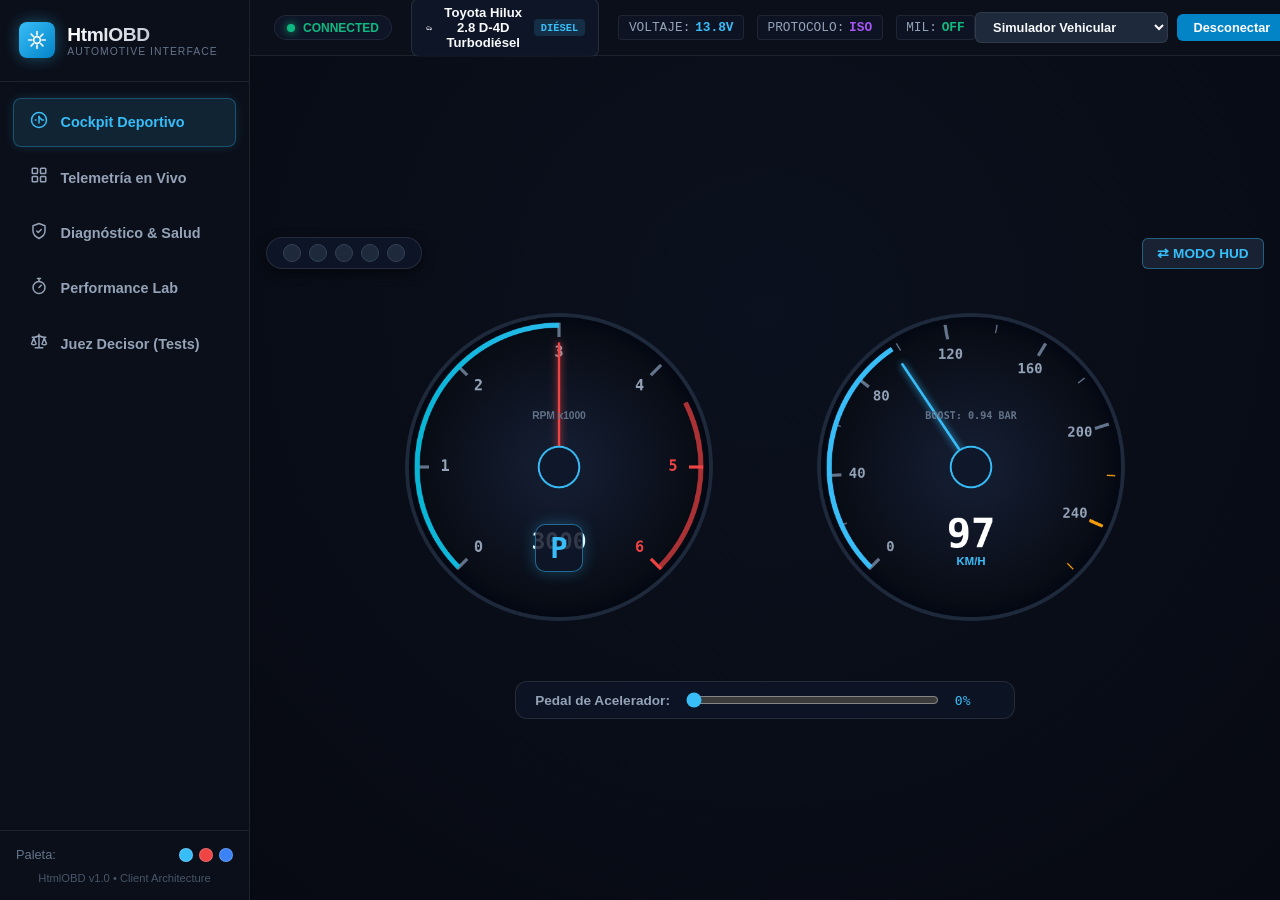
<file: index.html>
<!DOCTYPE html>
<html lang="es">
<head>
  <meta charset="UTF-8">
  <meta name="viewport" content="width=device-width, initial-scale=1.0">
  <title>HtmlOBD - Sistema de Diagnóstico & Telemetría Automotriz</title>
  
  <!-- Estilos del Sistema -->
  <link rel="stylesheet" href="css/main.css">
  <link rel="stylesheet" href="css/cockpit.css">
  <link rel="stylesheet" href="css/telemetry.css">
  <link rel="stylesheet" href="css/diagnostics.css">
  <link rel="stylesheet" href="css/performance.css">
</head>
<body>
  <div class="app-layout">
    <!-- Sidebar Izquierdo de Navegación Sobrio -->
    <aside class="sidebar">
      <div>
        <div class="brand-section">
          <div class="brand-icon">
            <!-- Icono sobrio SVG de tacómetro/motor -->
            <svg width="20" height="20" viewBox="0 0 24 24" fill="none" stroke="currentColor" stroke-width="2" stroke-linecap="round" stroke-linejoin="round">
              <path d="M12 2v4M12 18v4M4.93 4.93l2.83 2.83M16.24 16.24l2.83 2.83M2 12h4M18 12h4M4.93 19.07l2.83-2.83M16.24 7.76l2.83-2.83"/>
              <circle cx="12" cy="12" r="4"/>
            </svg>
          </div>
          <div>
            <div class="brand-title">HtmlOBD</div>
            <div class="brand-subtitle">Automotive Interface</div>
          </div>
        </div>

        <nav class="nav-menu" id="main-nav">
          <div class="nav-item active" data-view="cockpit" id="nav-cockpit">
            <span class="nav-icon">
              <!-- Tacómetro -->
              <svg width="18" height="18" viewBox="0 0 24 24" fill="none" stroke="currentColor" stroke-width="2" stroke-linecap="round" stroke-linejoin="round">
                <circle cx="12" cy="12" r="10"/>
                <path d="m16 12-4-4v8"/>
                <path d="M7 12h1M12 7v1M17 12h1"/>
              </svg>
            </span>
            <span>Cockpit Deportivo</span>
          </div>

          <div class="nav-item" data-view="telemetry" id="nav-telemetry">
            <span class="nav-icon">
              <!-- Telemetría / Grid -->
              <svg width="18" height="18" viewBox="0 0 24 24" fill="none" stroke="currentColor" stroke-width="2" stroke-linecap="round" stroke-linejoin="round">
                <rect width="7" height="7" x="3" y="3" rx="1"/>
                <rect width="7" height="7" x="14" y="3" rx="1"/>
                <rect width="7" height="7" x="14" y="14" rx="1"/>
                <rect width="7" height="7" x="3" y="14" rx="1"/>
              </svg>
            </span>
            <span>Telemetría en Vivo</span>
          </div>

          <div class="nav-item" data-view="diagnostics" id="nav-diagnostics">
            <span class="nav-icon">
              <!-- Diagnóstico / Escáner -->
              <svg width="18" height="18" viewBox="0 0 24 24" fill="none" stroke="currentColor" stroke-width="2" stroke-linecap="round" stroke-linejoin="round">
                <path d="M12 22s8-4 8-10V5l-8-3-8 3v7c0 6 8 10 8 10z"/>
                <path d="m9 12 2 2 4-4"/>
              </svg>
            </span>
            <span>Diagnóstico & Salud</span>
          </div>

          <div class="nav-item" data-view="performance" id="nav-performance">
            <span class="nav-icon">
              <!-- Cronómetro / Rendimiento -->
              <svg width="18" height="18" viewBox="0 0 24 24" fill="none" stroke="currentColor" stroke-width="2" stroke-linecap="round" stroke-linejoin="round">
                <circle cx="12" cy="14" r="8"/>
                <path d="M12 2v4M10 2h4M12 14l3-3"/>
              </svg>
            </span>
            <span>Performance Lab</span>
          </div>

          <div class="nav-item" data-view="arbiter" id="nav-arbiter">
            <span class="nav-icon">
              <!-- Juez Decisor / Check -->
              <svg width="18" height="18" viewBox="0 0 24 24" fill="none" stroke="currentColor" stroke-width="2" stroke-linecap="round" stroke-linejoin="round">
                <path d="m16 16 3-8 3 8c-.87.65-1.92 1-3 1s-2.13-.35-3-1Z"/>
                <path d="m2 16 3-8 3 8c-.87.65-1.92 1-3 1s-2.13-.35-3-1Z"/>
                <path d="M7 21h10M12 3v18M3 7h2c2 0 5-1 7-2 2 1 5 2 7 2h2"/>
              </svg>
            </span>
            <span>Juez Decisor (Tests)</span>
          </div>
        </nav>
      </div>

      <div class="sidebar-footer">
        <div class="theme-selector">
          <span>Paleta:</span>
          <div class="theme-btn-group">
            <div class="theme-dot cyan" data-theme="default" title="Stealth Cyan"></div>
            <div class="theme-dot red" data-theme="racing-red" title="Racing Red"></div>
            <div class="theme-dot blue" data-theme="msport" title="M-Sport Blue"></div>
          </div>
        </div>
        <div style="font-size:0.7rem; color:#475569; text-align:center;">
          HtmlOBD v1.0 • Client Architecture
        </div>
      </div>
    </aside>

    <!-- Contenido Principal -->
    <main class="main-content">
      <!-- Barra Superior de Estado y Conectividad -->
      <header class="app-header">
        <div class="header-status-group">
          <div class="status-pill connected" id="status-badge">
            <div class="status-dot"></div>
            <span id="status-text">CONECTADO</span>
          </div>

          <!-- Selector de Vehículo de Argentina -->
          <button class="vehicle-select-btn" id="btn-vehicle-modal" title="Configurar modelo de vehículo o detectar por VIN">
            <svg width="16" height="16" viewBox="0 0 24 24" fill="none" stroke="currentColor" stroke-width="2" stroke-linecap="round" stroke-linejoin="round">
              <path d="M19 17h2c.6 0 1-.4 1-1v-3c0-.9-.7-1.7-1.5-1.9C18.7 10.6 16 10 16 10s-1.3-1.4-2.2-2.3c-.5-.4-1.1-.7-1.8-.7H5c-.6 0-1.1.4-1.4.9l-1.5 2.8C2.1 10.9 2 11.2 2 11.6V16c0 .6.4 1 1 1h2"/>
              <circle cx="7" cy="17" r="2"/>
              <path d="M9 17h6"/>
              <circle cx="17" cy="17" r="2"/>
            </svg>
            <span id="active-vehicle-name">Toyota Hilux 2.8 D-4D</span>
            <span class="badge-subtle" id="active-vehicle-origin">Zárate, Arg</span>
          </button>

          <div class="header-meta">
            <div class="meta-item">
              <span>VOLTAJE:</span>
              <b id="header-voltage" style="color:#38bdf8;">13.8V</b>
            </div>
            <div class="meta-item">
              <span>PROTOCOLO:</span>
              <b id="header-protocol" style="color:#a855f7;">CAN 11/500</b>
            </div>
            <div class="meta-item">
              <span>MIL:</span>
              <b id="header-mil" style="color:#ef4444;">ON</b>
            </div>
          </div>
        </div>

        <div class="connection-controls">
          <select class="transport-select" id="transport-select">
            <option value="SIMULATOR">Simulador Vehicular</option>
            <option value="SERIAL">Web Serial (USB / COM)</option>
            <option value="BLE">Web Bluetooth (BLE)</option>
          </select>
          <button class="connect-btn" id="btn-toggle-connect">Desconectar</button>
        </div>
      </header>

      <!-- Viewport de Pantallas Funcionales -->
      <section class="viewport-area" id="viewport">
        <!-- Renderizado dinámico de la vista activa -->
      </section>
    </main>
  </div>

  <!-- Modal de Selección de Vehículo y Detección VIN -->
  <div class="modal-backdrop" id="vehicle-modal" style="display:none;">
    <div class="modal-card">
      <div class="modal-header">
        <div style="display:flex; align-items:center; gap:0.6rem;">
          <svg width="20" height="20" viewBox="0 0 24 24" fill="none" stroke="#38bdf8" stroke-width="2">
            <path d="M19 17h2c.6 0 1-.4 1-1v-3c0-.9-.7-1.7-1.5-1.9C18.7 10.6 16 10 16 10s-1.3-1.4-2.2-2.3c-.5-.4-1.1-.7-1.8-.7H5c-.6 0-1.1.4-1.4.9l-1.5 2.8C2.1 10.9 2 11.2 2 11.6V16c0 .6.4 1 1 1h2"/>
            <circle cx="7" cy="17" r="2"/>
            <path d="M9 17h6"/>
            <circle cx="17" cy="17" r="2"/>
          </svg>
          <h3 style="margin:0; font-size:1.1rem; color:#f8fafc;">Perfil del Vehículo & Calibración</h3>
        </div>
        <button class="modal-close-btn" id="btn-close-modal">&times;</button>
      </div>

      <div class="modal-body">
        <!-- Sección de Detección Automática por VIN -->
        <div class="vin-detector-section">
          <div style="display:flex; justify-content:space-between; align-items:center; margin-bottom:0.6rem;">
            <div>
              <div style="font-size:0.85rem; font-weight:700; color:#f8fafc;">Detección Automática por VIN (Servicio 09)</div>
              <div style="font-size:0.75rem; color:#64748b;">Lee el número de chasis directamente de la ECU para determinar origen y motor.</div>
            </div>
            <button class="diag-btn primary" id="btn-detect-vin" style="padding:0.4rem 0.8rem; font-size:0.8rem;">
              Leer VIN (0902)
            </button>
          </div>
          <div class="vin-readout-box" id="vin-readout">VIN: No detectado aún</div>
        </div>

        <!-- Selector de Marca y Modelo de Argentina en Cascada -->
        <div style="margin-top:1.2rem; display:flex; flex-direction:column; gap:0.8rem;">
          <div style="display:grid; grid-template-columns: 1fr 1fr; gap:0.8rem;">
            <div>
              <label style="font-size:0.8rem; font-weight:700; color:#cbd5e1; display:block; margin-bottom:0.4rem;">
                1. Seleccionar Marca:
              </label>
              <select class="vehicle-dropdown" id="vehicle-brand-select"></select>
            </div>
            <div>
              <label style="font-size:0.8rem; font-weight:700; color:#cbd5e1; display:block; margin-bottom:0.4rem;">
                2. Seleccionar Modelo / Motor:
              </label>
              <select class="vehicle-dropdown" id="vehicle-model-select"></select>
            </div>
          </div>

          <!-- Buscador directo opcional -->
          <div>
            <input type="text" class="terminal-input" id="vehicle-search-input" placeholder="O busca directamente por modelo (ej: Amarok, Hilux, Cronos, 208, Focus, V6)..." style="width:100%; box-sizing:border-box;">
          </div>
        </div>

        <!-- Ficha Técnica del Vehículo Seleccionado -->
        <div class="vehicle-specs-grid" id="vehicle-specs-container">
          <!-- Renderizado dinámico de especificaciones -->
        </div>
      </div>

      <div class="modal-footer">
        <button class="diag-btn secondary" id="btn-cancel-modal">Cerrar</button>
        <button class="diag-btn primary" id="btn-apply-vehicle">Aplicar Calibración al Tablero</button>
      </div>
    </div>
  </div>

  <!-- Script Principal de la Aplicación -->
  <script type="module" src="js/app.js"></script>
</body>
</html>
</file>
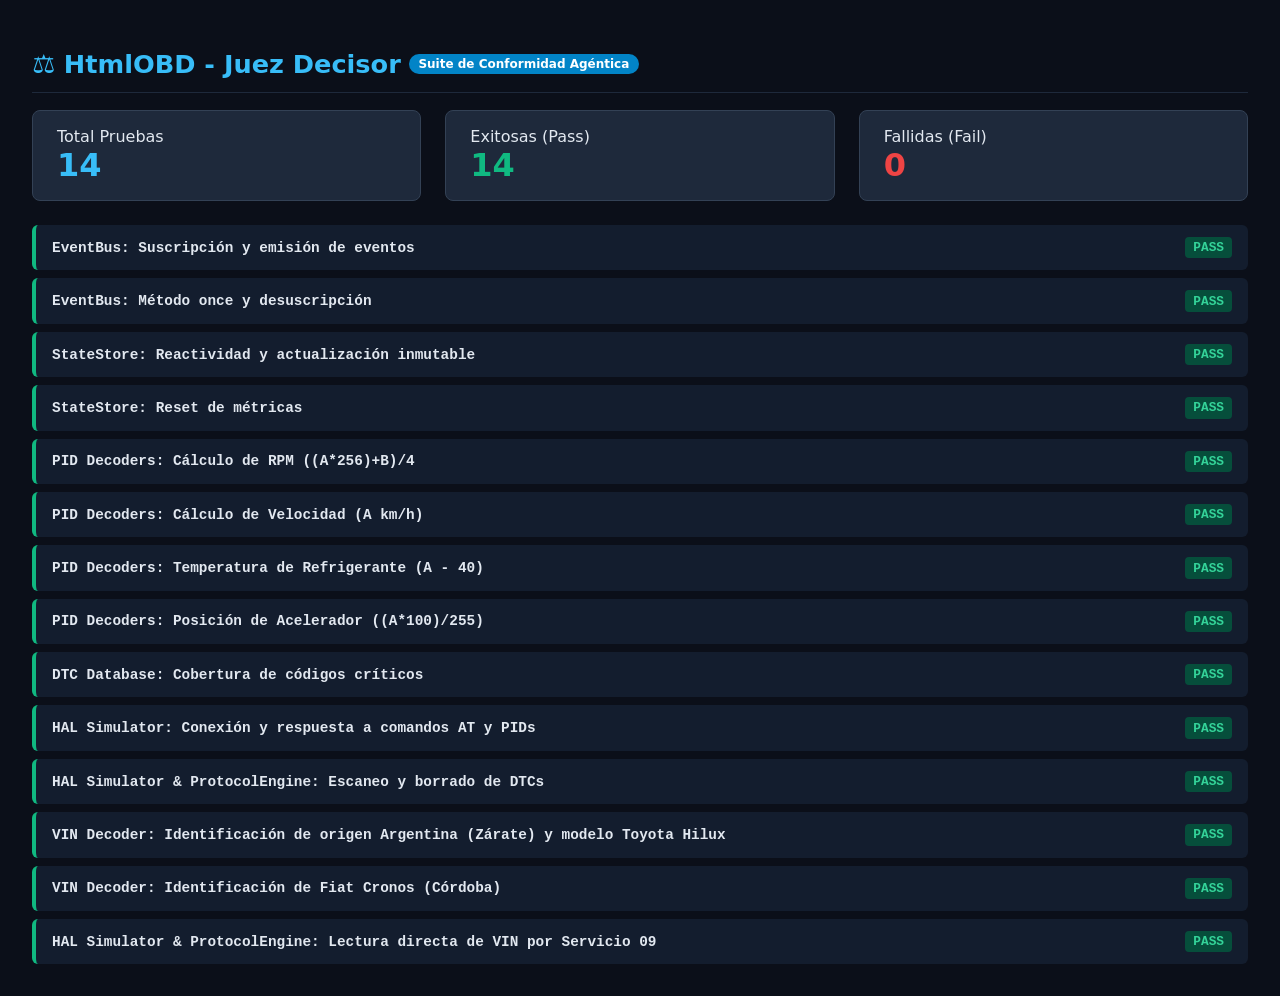
<file: tests/arbiter_test_suite.html>
<!DOCTYPE html>
<html lang="es">
<head>
  <meta charset="UTF-8">
  <title>ApexOBD - Suite de Validación del Juez Decisor</title>
  <style>
    body {
      background-color: #0b0f19;
      color: #e2e8f0;
      font-family: 'Segoe UI', system-ui, -apple-system, sans-serif;
      padding: 2rem;
      margin: 0;
    }
    h1 {
      color: #38bdf8;
      font-size: 1.6rem;
      display: flex;
      align-items: center;
      gap: 0.5rem;
      border-bottom: 1px solid #1e293b;
      padding-bottom: 0.8rem;
    }
    .badge {
      background: #0284c7;
      color: #fff;
      font-size: 0.75rem;
      padding: 0.2rem 0.6rem;
      border-radius: 9999px;
      font-weight: bold;
    }
    .summary {
      display: flex;
      gap: 1.5rem;
      margin-bottom: 1.5rem;
    }
    .summary-card {
      background: #1e293b;
      border-radius: 8px;
      padding: 1rem 1.5rem;
      flex: 1;
      border: 1px solid #334155;
    }
    .summary-card .number {
      font-size: 2rem;
      font-weight: bold;
    }
    .passed .number { color: #10b981; }
    .failed .number { color: #ef4444; }
    .total .number { color: #38bdf8; }
    .test-list {
      display: flex;
      flex-direction: column;
      gap: 0.5rem;
    }
    .test-item {
      padding: 0.75rem 1rem;
      background: #131d2e;
      border-radius: 6px;
      border-left: 4px solid #64748b;
      display: flex;
      justify-content: space-between;
      align-items: center;
      font-family: monospace;
      font-size: 0.9rem;
    }
    .test-item.pass {
      border-left-color: #10b981;
    }
    .test-item.fail {
      border-left-color: #ef4444;
      background: #251217;
    }
    .status-tag {
      font-weight: bold;
      font-size: 0.8rem;
      padding: 0.2rem 0.5rem;
      border-radius: 4px;
    }
    .status-tag.pass { background: #064e3b; color: #34d399; }
    .status-tag.fail { background: #7f1d1d; color: #f87171; }
    .error-detail {
      font-size: 0.8rem;
      color: #fca5a5;
      margin-top: 0.3rem;
    }
  </style>
</head>
<body>
  <h1>
    <span>⚖️ HtmlOBD - Juez Decisor</span>
    <span class="badge">Suite de Conformidad Agéntica</span>
  </h1>

  <div class="summary">
    <div class="summary-card total">
      <div>Total Pruebas</div>
      <div class="number" id="total-count">0</div>
    </div>
    <div class="summary-card passed">
      <div>Exitosas (Pass)</div>
      <div class="number" id="passed-count">0</div>
    </div>
    <div class="summary-card failed">
      <div>Fallidas (Fail)</div>
      <div class="number" id="failed-count">0</div>
    </div>
  </div>

  <div class="test-list" id="test-list"></div>

  <script type="module">
    import { EventBus } from '../js/core/event_bus.js';
    import { StateStore } from '../js/core/state_store.js';
    import { OBD_PIDS, DTC_DATABASE, AT_COMMANDS } from '../js/core/obd_constants.js';
    import { SimulatorTransport } from '../js/hal/simulator_transport.js';
    import { ProtocolEngine } from '../js/core/protocol_engine.js';
    import { decodeVin } from '../js/core/vehicle_catalog.js';

    const results = [];

    async function test(name, fn) {
      try {
        await fn();
        results.push({ name, pass: true });
      } catch (err) {
        results.push({ name, pass: false, error: err.message });
      }
    }

    function assert(condition, message) {
      if (!condition) throw new Error(message || 'Assertion failed');
    }

    async function runSuite() {
      // 1. Pruebas de EventBus
      await test('EventBus: Suscripción y emisión de eventos', () => {
        const bus = new EventBus();
        let received = null;
        bus.on('telemetry:update', (data) => { received = data; });
        bus.emit('telemetry:update', { key: 'rpm', value: 3000 });
        assert(received !== null && received.key === 'rpm' && received.value === 3000, 'El payload no coincide');
      });

      await test('EventBus: Método once y desuscripción', () => {
        const bus = new EventBus();
        let count = 0;
        bus.once('test:event', () => { count++; });
        bus.emit('test:event', 1);
        bus.emit('test:event', 2);
        assert(count === 1, 'once debió ejecutarse exactamente 1 vez');
      });

      // 2. Pruebas de StateStore
      await test('StateStore: Reactividad y actualización inmutable', () => {
        const store = new StateStore();
        let observedRpm = 0;
        store.subscribe((state) => {
          observedRpm = state.telemetry.rpm;
        });
        store.updateTelemetry({ rpm: 4500, speed: 120 });
        assert(observedRpm === 4500, 'El suscriptor no fue notificado con 4500 RPM');
        assert(store.getState().telemetry.speed === 120, 'La velocidad debe ser 120');
      });

      await test('StateStore: Reset de métricas', () => {
        const store = new StateStore();
        store.updateTelemetry({ rpm: 5000, speed: 140 });
        store.reset();
        assert(store.getState().telemetry.rpm === 0, 'RPM no se restableció a 0');
        assert(store.getState().telemetry.speed === 0, 'Velocidad no se restableció a 0');
      });

      // 3. Fórmulas de Decodificación OBD2 (SAE J1979)
      await test('PID Decoders: Cálculo de RPM ((A*256)+B)/4', () => {
        // Bytes para 2000 RPM -> (2000 * 4) = 8000 -> Hex 0x1F40 -> A = 0x1F (31), B = 0x40 (64)
        const bytes = [0x1F, 0x40];
        const rpm = OBD_PIDS.ENGINE_RPM.decode(bytes);
        assert(rpm === 2000, `Esperado 2000 RPM, obtenido: ${rpm}`);
      });

      await test('PID Decoders: Cálculo de Velocidad (A km/h)', () => {
        const bytes = [0x50]; // 80 decimal
        const speed = OBD_PIDS.VEHICLE_SPEED.decode(bytes);
        assert(speed === 80, `Esperado 80 km/h, obtenido: ${speed}`);
      });

      await test('PID Decoders: Temperatura de Refrigerante (A - 40)', () => {
        // 90°C -> A = 90 + 40 = 130 (0x82)
        const bytes = [130];
        const temp = OBD_PIDS.COOLANT_TEMP.decode(bytes);
        assert(temp === 90, `Esperado 90°C, obtenido: ${temp}`);
      });

      await test('PID Decoders: Posición de Acelerador ((A*100)/255)', () => {
        const bytes = [128]; // ~50.19%
        const throttle = OBD_PIDS.THROTTLE_POS.decode(bytes);
        assert(Math.round(throttle) === 50, `Esperado ~50%, obtenido: ${throttle}`);
      });

      // 4. Catálogo y Decodificación de DTCs
      await test('DTC Database: Cobertura de códigos críticos', () => {
        assert(DTC_DATABASE['P0300'] !== undefined, 'Falta P0300 en base de datos');
        assert(DTC_DATABASE['P0171'] !== undefined, 'Falta P0171 en base de datos');
        assert(DTC_DATABASE['P0302'].severity === 'HIGH', 'P0302 debe ser severidad HIGH');
      });

      // 5. Integración con SimulatorTransport y ProtocolEngine
      await test('HAL Simulator: Conexión y respuesta a comandos AT y PIDs', async () => {
        const sim = new SimulatorTransport();
        await sim.connect();
        assert(sim.isConnected === true, 'El simulador debe estar conectado');

        const engine = new ProtocolEngine(sim);
        const atzResp = await engine.sendCommand(AT_COMMANDS.RESET);
        assert(atzResp.includes('ELM327'), `Respuesta de ATZ inválida: ${atzResp}`);

        const voltResp = await engine.sendCommand(AT_COMMANDS.READ_VOLTAGE);
        assert(voltResp.includes('V'), `Respuesta de voltaje inválida: ${voltResp}`);

        await sim.disconnect();
        assert(sim.isConnected === false, 'El simulador no se desconectó');
      });

      await test('HAL Simulator & ProtocolEngine: Escaneo y borrado de DTCs', async () => {
        const sim = new SimulatorTransport();
        await sim.connect();
        const engine = new ProtocolEngine(sim);

        // Escaneo inicial de fallas inyectadas
        const dtcs = await engine.scanDTCs();
        assert(dtcs.length > 0, 'Debieron detectarse DTCs simulados');
        assert(dtcs.some(d => d.code === 'P0302'), 'Debió detectarse P0302');

        // Borrado de fallas
        await engine.clearDTCs();
        const emptyDtcs = await engine.scanDTCs();
        assert(emptyDtcs.length === 0, 'La lista de DTCs debió quedar vacía tras Servicio 04');

        await sim.disconnect();
      });

      // 6. Decodificación de VIN y Modelos de Argentina
      await test('VIN Decoder: Identificación de origen Argentina (Zárate) y modelo Toyota Hilux', () => {
        const res = decodeVin('8AJBA3CD8P0000001');
        assert(res.valid === true, 'El VIN debió ser válido');
        assert(res.country === 'Argentina', 'El país debe ser Argentina');
        assert(res.brand === 'Toyota', 'La marca debe ser Toyota');
        assert(res.matchedProfile !== null, 'Debió emparejar con un perfil');
        assert(res.matchedProfile.id === 'toyota_hilux_28', 'El perfil debe ser Hilux 2.8');
      });

      await test('VIN Decoder: Identificación de Fiat Cronos (Córdoba)', () => {
        const res = decodeVin('8AP123456P0000002');
        assert(res.valid === true, 'El VIN debió ser válido');
        assert(res.country === 'Argentina', 'El país debe ser Argentina');
        assert(res.brand.includes('Fiat'), 'La marca debe ser Fiat');
        assert(res.matchedProfile.id === 'fiat_cronos_13', 'El perfil debe ser Cronos 1.3');
      });

      await test('HAL Simulator & ProtocolEngine: Lectura directa de VIN por Servicio 09', async () => {
        const sim = new SimulatorTransport();
        await sim.connect();
        const engine = new ProtocolEngine(sim);

        const decoded = await engine.readVin();
        assert(decoded !== null && decoded.valid === true, 'El VIN leído por OBD2 debe ser válido');
        assert(decoded.wmi === '8AJ', 'El WMI simulado debe ser 8AJ (Toyota Zárate)');

        await sim.disconnect();
      });

      renderResults();
    }

    function renderResults() {
      const listEl = document.getElementById('test-list');
      let passed = 0;
      let failed = 0;

      listEl.innerHTML = '';
      results.forEach(r => {
        if (r.pass) passed++; else failed++;
        const item = document.createElement('div');
        item.className = `test-item ${r.pass ? 'pass' : 'fail'}`;
        item.innerHTML = `
          <div>
            <strong>${r.name}</strong>
            ${r.error ? `<div class="error-detail">${r.error}</div>` : ''}
          </div>
          <span class="status-tag ${r.pass ? 'pass' : 'fail'}">${r.pass ? 'PASS' : 'FAIL'}</span>
        `;
        listEl.appendChild(item);
      });

      document.getElementById('total-count').textContent = results.length;
      document.getElementById('passed-count').textContent = passed;
      document.getElementById('failed-count').textContent = failed;
    }

    window.addEventListener('DOMContentLoaded', runSuite);
  </script>
</body>
</html>
</file>
<file: css/main.css>
/**
 * ApexOBD - Main Styles & Design System
 * Arquitectura de interfaz inspirada en tableros automotrices de alta gama.
 */

:root {
  --bg-base: #070a12;
  --bg-sidebar: #0b0f19;
  --bg-card: #0f172a;
  --bg-card-hover: #1e293b;
  --border-color: rgba(255, 255, 255, 0.08);
  --border-color-hover: rgba(56, 189, 248, 0.4);

  --accent-primary: #38bdf8;
  --accent-secondary: #0284c7;
  --accent-danger: #ef4444;
  --accent-warning: #f59e0b;
  --accent-success: #10b981;

  --text-main: #f8fafc;
  --text-muted: #94a3b8;
  --text-dim: #64748b;

  --font-family: 'Segoe UI', -apple-system, BlinkMacSystemFont, Roboto, sans-serif;
  --font-mono: 'Consolas', 'Courier New', monospace;
}

/* Tema Racing Red */
[data-theme="racing-red"] {
  --accent-primary: #f87171;
  --accent-secondary: #ef4444;
  --border-color-hover: rgba(239, 68, 68, 0.5);
}

/* Tema M-Sport Blue */
[data-theme="msport"] {
  --accent-primary: #60a5fa;
  --accent-secondary: #2563eb;
  --border-color-hover: rgba(37, 99, 235, 0.5);
}

* {
  box-sizing: border-box;
  margin: 0;
  padding: 0;
}

body, html {
  width: 100%;
  height: 100%;
  background-color: var(--bg-base);
  color: var(--text-main);
  font-family: var(--font-family);
  overflow: hidden;
  user-select: none;
}

/* Layout General de la Aplicación */
.app-layout {
  display: flex;
  width: 100vw;
  height: 100vh;
}

/* Sidebar Izquierdo */
.sidebar {
  width: 250px;
  background-color: var(--bg-sidebar);
  border-right: 1px solid var(--border-color);
  display: flex;
  flex-direction: column;
  justify-content: space-between;
  flex-shrink: 0;
  z-index: 10;
}

.brand-section {
  padding: 1.4rem 1.2rem;
  display: flex;
  align-items: center;
  gap: 0.75rem;
  border-bottom: 1px solid var(--border-color);
}

.brand-icon {
  width: 36px;
  height: 36px;
  background: linear-gradient(135deg, var(--accent-primary), var(--accent-secondary));
  border-radius: 8px;
  display: flex;
  align-items: center;
  justify-content: center;
  font-size: 1.2rem;
  box-shadow: 0 0 16px rgba(56, 189, 248, 0.4);
}

.brand-title {
  font-size: 1.2rem;
  font-weight: 800;
  letter-spacing: -0.02em;
  background: linear-gradient(to right, #fff, #94a3b8);
  -webkit-background-clip: text;
  -webkit-text-fill-color: transparent;
}

.brand-subtitle {
  font-size: 0.65rem;
  color: var(--text-dim);
  text-transform: uppercase;
  letter-spacing: 0.1em;
}

/* Menú de Navegación */
.nav-menu {
  display: flex;
  flex-direction: column;
  padding: 1rem 0.8rem;
  gap: 0.4rem;
  flex: 1;
}

.nav-item {
  display: flex;
  align-items: center;
  gap: 0.8rem;
  padding: 0.75rem 1rem;
  border-radius: 8px;
  color: var(--text-muted);
  font-size: 0.9rem;
  font-weight: 600;
  cursor: pointer;
  transition: all 0.2s;
  border: 1px solid transparent;
}

.nav-item:hover {
  background-color: rgba(255, 255, 255, 0.04);
  color: var(--text-main);
}

.nav-item.active {
  background: rgba(56, 189, 248, 0.12);
  color: var(--accent-primary);
  border-color: rgba(56, 189, 248, 0.3);
  box-shadow: 0 0 12px rgba(56, 189, 248, 0.15);
}

.nav-icon {
  font-size: 1.1rem;
}

/* Pie del Sidebar */
.sidebar-footer {
  padding: 1rem;
  border-top: 1px solid var(--border-color);
  display: flex;
  flex-direction: column;
  gap: 0.6rem;
}

.theme-selector {
  display: flex;
  justify-content: space-between;
  align-items: center;
  font-size: 0.8rem;
  color: var(--text-dim);
}

.theme-btn-group {
  display: flex;
  gap: 6px;
}

.theme-dot {
  width: 14px;
  height: 14px;
  border-radius: 50%;
  cursor: pointer;
  border: 1px solid rgba(255, 255, 255, 0.2);
}
.theme-dot.cyan { background: #38bdf8; }
.theme-dot.red { background: #ef4444; }
.theme-dot.blue { background: #3b82f6; }

/* Contenedor Principal */
.main-content {
  flex: 1;
  display: flex;
  flex-direction: column;
  overflow: hidden;
  position: relative;
}

/* Barra Superior (Header) */
.app-header {
  height: 56px;
  background-color: var(--bg-sidebar);
  border-bottom: 1px solid var(--border-color);
  display: flex;
  align-items: center;
  justify-content: space-between;
  padding: 0 1.5rem;
  flex-shrink: 0;
}

.header-status-group {
  display: flex;
  align-items: center;
  gap: 1.2rem;
}

.status-pill {
  display: flex;
  align-items: center;
  gap: 0.5rem;
  padding: 0.3rem 0.75rem;
  border-radius: 9999px;
  font-size: 0.75rem;
  font-weight: 700;
  background: rgba(15, 23, 42, 0.8);
  border: 1px solid var(--border-color);
}

.status-dot {
  width: 8px;
  height: 8px;
  border-radius: 50%;
  background: var(--text-dim);
}

.status-pill.connected .status-dot {
  background: var(--accent-success);
  box-shadow: 0 0 8px var(--accent-success);
}
.status-pill.connected { color: var(--accent-success); }

.status-pill.connecting .status-dot {
  background: var(--accent-warning);
  animation: pulse-dot 0.6s infinite alternate;
}
.status-pill.connecting { color: var(--accent-warning); }

.status-pill.error .status-dot {
  background: var(--accent-danger);
}
.status-pill.error { color: var(--accent-danger); }

@keyframes pulse-dot {
  from { opacity: 0.4; }
  to { opacity: 1; }
}

.header-meta {
  display: flex;
  align-items: center;
  gap: 0.8rem;
  font-size: 0.8rem;
  font-family: var(--font-mono);
  color: var(--text-muted);
}

.meta-item {
  display: flex;
  align-items: center;
  gap: 0.3rem;
  background: rgba(15, 23, 42, 0.6);
  padding: 0.25rem 0.6rem;
  border-radius: 4px;
  border: 1px solid var(--border-color);
}

/* Selector de Conexión */
.connection-controls {
  display: flex;
  align-items: center;
  gap: 0.6rem;
}

.transport-select {
  background: #1e293b;
  border: 1px solid var(--border-color);
  color: var(--text-main);
  padding: 0.35rem 0.8rem;
  border-radius: 6px;
  font-size: 0.8rem;
  font-weight: 600;
  cursor: pointer;
}

.connect-btn {
  background: var(--accent-secondary);
  color: #fff;
  border: none;
  padding: 0.38rem 1rem;
  border-radius: 6px;
  font-size: 0.8rem;
  font-weight: 700;
  cursor: pointer;
  transition: all 0.2s;
}

.connect-btn:hover {
  background: var(--accent-primary);
  box-shadow: 0 0 12px rgba(56, 189, 248, 0.4);
}

/* Área donde se montan las vistas */
.viewport-area {
  flex: 1;
  overflow: hidden;
  position: relative;
  background: radial-gradient(circle at 50% 30%, rgba(15, 23, 42, 0.5) 0%, var(--bg-base) 100%);
}

/* Botón de Selector de Vehículo en Header */
.vehicle-select-btn {
  display: flex;
  align-items: center;
  gap: 0.6rem;
  background: rgba(15, 23, 42, 0.9);
  border: 1px solid rgba(255, 255, 255, 0.1);
  color: var(--text-main);
  padding: 0.35rem 0.85rem;
  border-radius: 8px;
  font-size: 0.82rem;
  font-weight: 600;
  cursor: pointer;
  transition: all 0.2s;
}

.vehicle-select-btn:hover {
  border-color: var(--accent-primary);
  background: rgba(30, 41, 59, 0.9);
  box-shadow: 0 0 12px rgba(56, 189, 248, 0.25);
}

.badge-subtle {
  font-size: 0.65rem;
  background: rgba(56, 189, 248, 0.15);
  color: var(--accent-primary);
  padding: 0.15rem 0.4rem;
  border-radius: 4px;
  font-family: var(--font-mono);
  font-weight: 700;
}

/* Modal de Perfil de Vehículo */
.modal-backdrop {
  position: fixed;
  top: 0;
  left: 0;
  width: 100vw;
  height: 100vh;
  background: rgba(3, 7, 18, 0.75);
  backdrop-filter: blur(4px);
  display: flex;
  align-items: center;
  justify-content: center;
  z-index: 1000;
}

.modal-card {
  background: #0d131f;
  border: 1px solid rgba(255, 255, 255, 0.12);
  border-radius: 14px;
  width: 90%;
  max-width: 650px;
  max-height: 85vh;
  display: flex;
  flex-direction: column;
  box-shadow: 0 20px 50px rgba(0, 0, 0, 0.7);
  overflow: hidden;
}

.modal-header {
  padding: 1.2rem 1.5rem;
  border-bottom: 1px solid var(--border-color);
  display: flex;
  justify-content: space-between;
  align-items: center;
}

.modal-close-btn {
  background: none;
  border: none;
  color: var(--text-dim);
  font-size: 1.5rem;
  cursor: pointer;
  line-height: 1;
}

.modal-close-btn:hover {
  color: var(--text-main);
}

.modal-body {
  padding: 1.5rem;
  overflow-y: auto;
  display: flex;
  flex-direction: column;
  gap: 1.2rem;
}

.vin-detector-section {
  background: #131d2e;
  border: 1px solid rgba(255, 255, 255, 0.08);
  border-radius: 10px;
  padding: 1rem;
}

.vin-readout-box {
  background: #090d16;
  border: 1px solid #1e293b;
  border-radius: 6px;
  padding: 0.6rem 0.8rem;
  font-family: var(--font-mono);
  font-size: 0.82rem;
  color: #34d399;
}

.vehicle-dropdown {
  width: 100%;
  background: #131d2e;
  border: 1px solid rgba(255, 255, 255, 0.12);
  color: var(--text-main);
  padding: 0.65rem 0.9rem;
  border-radius: 8px;
  font-size: 0.9rem;
  font-weight: 600;
  cursor: pointer;
}

.vehicle-specs-grid {
  display: grid;
  grid-template-columns: repeat(2, 1fr);
  gap: 0.8rem;
}

.spec-item {
  background: #111827;
  border: 1px solid rgba(255, 255, 255, 0.05);
  border-radius: 8px;
  padding: 0.75rem 1rem;
}

.spec-label {
  font-size: 0.7rem;
  color: var(--text-dim);
  text-transform: uppercase;
  font-weight: 700;
  margin-bottom: 0.2rem;
}

.spec-val {
  font-size: 0.95rem;
  font-weight: 700;
  color: var(--text-main);
}

.modal-footer {
  padding: 1rem 1.5rem;
  border-top: 1px solid var(--border-color);
  display: flex;
  justify-content: flex-end;
  gap: 0.8rem;
  background: #090d16;
}
</file>
<file: css/cockpit.css>
/**
 * ApexOBD - Cockpit Styles (Inspiración RealDash)
 * Tablero de instrumentos deportivo de alto impacto visual y modo HUD.
 */

.cockpit-container {
  display: flex;
  flex-direction: column;
  align-items: center;
  justify-content: center;
  width: 100%;
  height: 100%;
  padding: 1rem;
  box-sizing: border-box;
  position: relative;
  transition: transform 0.3s ease, filter 0.3s ease;
}

/* Modo HUD: Proyección en parabrisas (Invertido en espejo y alto contraste) */
.cockpit-container.hud-mode {
  transform: scaleX(-1);
  filter: contrast(160%) brightness(130%);
  background: #000000 !important;
}

.cockpit-toolbar {
  display: flex;
  justify-content: space-between;
  align-items: center;
  width: 100%;
  max-width: 1000px;
  margin-bottom: 0.5rem;
}

.shift-light-bar {
  display: flex;
  gap: 8px;
  padding: 6px 16px;
  background: rgba(15, 23, 42, 0.8);
  border-radius: 9999px;
  border: 1px solid rgba(255, 255, 255, 0.1);
  box-shadow: 0 4px 12px rgba(0, 0, 0, 0.5);
}

.shift-led {
  width: 18px;
  height: 18px;
  border-radius: 50%;
  background: #1e293b;
  border: 1px solid #334155;
  transition: all 0.1s ease;
}

.shift-led.green.active {
  background: #10b981;
  box-shadow: 0 0 12px #10b981, inset 0 0 4px #fff;
}
.shift-led.yellow.active {
  background: #f59e0b;
  box-shadow: 0 0 12px #f59e0b, inset 0 0 4px #fff;
}
.shift-led.red.active {
  background: #ef4444;
  box-shadow: 0 0 16px #ef4444, inset 0 0 4px #fff;
  animation: pulse-red 0.15s infinite alternate;
}

@keyframes pulse-red {
  from { opacity: 0.7; transform: scale(1); }
  to { opacity: 1; transform: scale(1.15); }
}

.hud-toggle-btn {
  background: rgba(30, 41, 59, 0.8);
  color: #38bdf8;
  border: 1px solid rgba(56, 189, 248, 0.4);
  padding: 0.4rem 0.9rem;
  border-radius: 6px;
  cursor: pointer;
  font-weight: 600;
  font-size: 0.85rem;
  display: flex;
  align-items: center;
  gap: 0.4rem;
  transition: all 0.2s;
}

.hud-toggle-btn:hover {
  background: rgba(56, 189, 248, 0.2);
  border-color: #38bdf8;
  box-shadow: 0 0 12px rgba(56, 189, 248, 0.4);
}

.hud-toggle-btn.active {
  background: #0284c7;
  color: #fff;
}

/* Área de los Canvas de Relojes */
.gauges-wrapper {
  display: flex;
  flex-wrap: wrap;
  align-items: center;
  justify-content: center;
  gap: 2rem;
  width: 100%;
  max-width: 1100px;
}

.gauge-box {
  position: relative;
  display: flex;
  flex-direction: column;
  align-items: center;
}

.gauge-canvas {
  width: 380px;
  height: 380px;
  max-width: 85vw;
  max-height: 85vw;
}

/* Indicador central de marcha */
.gear-badge {
  position: absolute;
  bottom: 85px;
  background: rgba(15, 23, 42, 0.85);
  border: 1px solid rgba(56, 189, 248, 0.5);
  color: #38bdf8;
  font-size: 1.8rem;
  font-weight: 800;
  width: 48px;
  height: 48px;
  display: flex;
  align-items: center;
  justify-content: center;
  border-radius: 10px;
  box-shadow: 0 0 15px rgba(56, 189, 248, 0.3);
  font-family: monospace;
}

/* Control manual del acelerador simulado en el Cockpit */
.pedal-control-bar {
  margin-top: 1.5rem;
  display: flex;
  align-items: center;
  gap: 1rem;
  background: rgba(15, 23, 42, 0.7);
  padding: 0.6rem 1.2rem;
  border-radius: 12px;
  border: 1px solid rgba(255, 255, 255, 0.1);
  width: 100%;
  max-width: 500px;
}

.pedal-slider {
  flex: 1;
  accent-color: #38bdf8;
  cursor: pointer;
}
</file>
<file: css/telemetry.css>
/**
 * ApexOBD - Telemetry Styles (Inspiración BimmerLink)
 * Cuadrícula modular responsiva de tarjetas OLED con sparklines en tiempo real.
 */

.telemetry-container {
  display: flex;
  flex-direction: column;
  width: 100%;
  height: 100%;
  padding: 1rem 1.5rem;
  box-sizing: border-box;
  overflow-y: auto;
}

.telemetry-header {
  display: flex;
  justify-content: space-between;
  align-items: center;
  margin-bottom: 1.2rem;
  padding-bottom: 0.8rem;
  border-bottom: 1px solid rgba(255, 255, 255, 0.08);
}

.telemetry-title {
  font-size: 1.3rem;
  font-weight: 700;
  color: #f8fafc;
  display: flex;
  align-items: center;
  gap: 0.5rem;
}

.telemetry-actions {
  display: flex;
  gap: 0.8rem;
}

.telemetry-btn {
  background: rgba(30, 41, 59, 0.7);
  border: 1px solid #334155;
  color: #94a3b8;
  padding: 0.4rem 0.8rem;
  border-radius: 6px;
  font-size: 0.8rem;
  font-weight: 600;
  cursor: pointer;
  transition: all 0.2s;
}

.telemetry-btn:hover {
  background: #334155;
  color: #f8fafc;
}

/* Grid de Tarjetas */
.telemetry-grid {
  display: grid;
  grid-template-columns: repeat(auto-fill, minmax(280px, 1fr));
  gap: 1.2rem;
  width: 100%;
}

.sensor-card {
  background: #0d131f;
  border: 1px solid rgba(255, 255, 255, 0.07);
  border-radius: 12px;
  padding: 1.2rem;
  display: flex;
  flex-direction: column;
  justify-content: space-between;
  position: relative;
  overflow: hidden;
  transition: border-color 0.2s, transform 0.2s, box-shadow 0.2s;
}

.sensor-card:hover {
  border-color: rgba(56, 189, 248, 0.4);
  transform: translateY(-2px);
  box-shadow: 0 8px 24px rgba(0, 0, 0, 0.4);
}

/* Alertas por umbral */
.sensor-card.warning {
  border-color: rgba(245, 158, 11, 0.7);
  box-shadow: 0 0 16px rgba(245, 158, 11, 0.2);
}

.sensor-card.critical {
  border-color: rgba(239, 68, 68, 0.9);
  box-shadow: 0 0 20px rgba(239, 68, 68, 0.35);
  animation: card-alert-pulse 1s infinite alternate;
}

@keyframes card-alert-pulse {
  from { border-color: rgba(239, 68, 68, 0.5); }
  to { border-color: rgba(239, 68, 68, 1); }
}

.card-top {
  display: flex;
  justify-content: space-between;
  align-items: flex-start;
}

.sensor-label {
  font-size: 0.8rem;
  font-weight: 600;
  text-transform: uppercase;
  color: #64748b;
  letter-spacing: 0.05em;
}

.sensor-badge {
  font-size: 0.65rem;
  font-weight: 700;
  padding: 0.2rem 0.5rem;
  border-radius: 9999px;
  background: rgba(100, 116, 139, 0.2);
  color: #94a3b8;
}

.sensor-badge.warn { background: rgba(245, 158, 11, 0.2); color: #fbbf24; }
.sensor-badge.crit { background: rgba(239, 68, 68, 0.25); color: #f87171; }

.card-main {
  margin: 0.8rem 0;
  display: flex;
  align-items: baseline;
  gap: 0.4rem;
}

.sensor-value {
  font-size: 2.2rem;
  font-weight: 800;
  font-family: monospace;
  color: #f8fafc;
  line-height: 1;
}

.sensor-unit {
  font-size: 0.9rem;
  font-weight: 700;
  color: #38bdf8;
}

.card-minmax {
  display: flex;
  gap: 1rem;
  font-size: 0.75rem;
  color: #64748b;
  font-family: monospace;
  margin-bottom: 0.6rem;
}

.sparkline-canvas {
  width: 100%;
  height: 48px;
  border-radius: 4px;
}
</file>
<file: css/diagnostics.css>
/**
 * ApexOBD - Diagnostics Styles (Inspiración OBDeleven + Car Scanner)
 * Diagrama del vehículo, medidor de salud y gestor de códigos de error DTC.
 */

.diag-container {
  display: flex;
  flex-direction: column;
  width: 100%;
  height: 100%;
  padding: 1rem 1.5rem;
  box-sizing: border-box;
  overflow-y: auto;
}

.diag-header {
  display: flex;
  justify-content: space-between;
  align-items: center;
  margin-bottom: 1.2rem;
  padding-bottom: 0.8rem;
  border-bottom: 1px solid rgba(255, 255, 255, 0.08);
}

.diag-title {
  font-size: 1.3rem;
  font-weight: 700;
  color: #f8fafc;
  display: flex;
  align-items: center;
  gap: 0.5rem;
}

.diag-actions {
  display: flex;
  gap: 0.8rem;
}

.diag-btn {
  padding: 0.5rem 1rem;
  border-radius: 6px;
  font-weight: 600;
  font-size: 0.85rem;
  cursor: pointer;
  display: flex;
  align-items: center;
  gap: 0.4rem;
  transition: all 0.2s;
  border: none;
}

.diag-btn.primary {
  background: #0284c7;
  color: #fff;
}
.diag-btn.primary:hover {
  background: #0369a1;
  box-shadow: 0 0 12px rgba(2, 132, 199, 0.5);
}

.diag-btn.danger {
  background: rgba(239, 68, 68, 0.15);
  border: 1px solid rgba(239, 68, 68, 0.4);
  color: #f87171;
}
.diag-btn.danger:hover {
  background: #ef4444;
  color: #fff;
  box-shadow: 0 0 14px rgba(239, 68, 68, 0.5);
}

.diag-btn.secondary {
  background: rgba(30, 41, 59, 0.8);
  border: 1px solid #334155;
  color: #94a3b8;
}
.diag-btn.secondary:hover {
  background: #334155;
  color: #fff;
}

/* Layout de dos columnas: Diagrama a la izquierda, Fallas a la derecha */
.diag-body {
  display: grid;
  grid-template-columns: 1fr 1fr;
  gap: 1.5rem;
}

@media (max-width: 900px) {
  .diag-body {
    grid-template-columns: 1fr;
  }
}

.vehicle-visual-card {
  background: #0d131f;
  border: 1px solid rgba(255, 255, 255, 0.08);
  border-radius: 12px;
  padding: 1.5rem;
  display: flex;
  flex-direction: column;
  align-items: center;
  justify-content: center;
}

.health-banner {
  display: flex;
  align-items: center;
  gap: 1.2rem;
  width: 100%;
  margin-bottom: 1.5rem;
  padding-bottom: 1rem;
  border-bottom: 1px solid rgba(255, 255, 255, 0.05);
}

.health-score-circle {
  width: 80px;
  height: 80px;
  border-radius: 50%;
  display: flex;
  flex-direction: column;
  align-items: center;
  justify-content: center;
  font-weight: 800;
  font-size: 1.5rem;
  background: #1e293b;
  border: 4px solid #10b981;
  color: #10b981;
  box-shadow: 0 0 16px rgba(16, 185, 129, 0.3);
}

.health-score-circle.warning {
  border-color: #f59e0b;
  color: #f59e0b;
  box-shadow: 0 0 16px rgba(245, 158, 11, 0.3);
}

.health-score-circle.critical {
  border-color: #ef4444;
  color: #ef4444;
  box-shadow: 0 0 20px rgba(239, 68, 68, 0.4);
}

.health-info h3 {
  margin: 0 0 0.3rem 0;
  font-size: 1.1rem;
  color: #f8fafc;
}

.health-info p {
  margin: 0;
  font-size: 0.85rem;
  color: #94a3b8;
}

/* Gráfico SVG del Auto */
.car-svg-container {
  width: 100%;
  max-width: 260px;
  position: relative;
}

.car-hotspot {
  cursor: pointer;
  transition: all 0.3s ease;
}

.car-hotspot.healthy {
  fill: #10b981;
  filter: drop-shadow(0 0 6px #10b981);
}

.car-hotspot.fault {
  fill: #ef4444;
  filter: drop-shadow(0 0 10px #ef4444);
  animation: pulse-hotspot 1s infinite alternate;
}

@keyframes pulse-hotspot {
  from { opacity: 0.6; }
  to { opacity: 1; }
}

/* Lista de Fallas DTC */
.dtc-panel {
  display: flex;
  flex-direction: column;
  gap: 1rem;
}

.dtc-empty-state {
  background: #0d131f;
  border: 1px dashed rgba(255, 255, 255, 0.1);
  border-radius: 12px;
  padding: 3rem 1.5rem;
  text-align: center;
  color: #64748b;
}

.dtc-card {
  background: #0d131f;
  border: 1px solid rgba(239, 68, 68, 0.3);
  border-left: 5px solid #ef4444;
  border-radius: 8px;
  padding: 1rem 1.2rem;
  display: flex;
  flex-direction: column;
  gap: 0.5rem;
  box-shadow: 0 4px 14px rgba(0, 0, 0, 0.3);
}

.dtc-card.warning {
  border-color: rgba(245, 158, 11, 0.3);
  border-left-color: #f59e0b;
}

.dtc-card-header {
  display: flex;
  justify-content: space-between;
  align-items: center;
}

.dtc-code {
  font-family: monospace;
  font-size: 1.2rem;
  font-weight: 800;
  color: #f8fafc;
}

.dtc-severity {
  font-size: 0.7rem;
  font-weight: 700;
  padding: 0.2rem 0.5rem;
  border-radius: 4px;
}

.dtc-severity.high { background: rgba(239, 68, 68, 0.2); color: #f87171; }
.dtc-severity.medium { background: rgba(245, 158, 11, 0.2); color: #fbbf24; }
.dtc-severity.low { background: rgba(56, 189, 248, 0.2); color: #38bdf8; }

.dtc-desc {
  font-size: 0.9rem;
  color: #cbd5e1;
  font-weight: 500;
}

.dtc-tip {
  font-size: 0.8rem;
  color: #94a3b8;
  background: rgba(15, 23, 42, 0.6);
  padding: 0.5rem 0.8rem;
  border-radius: 4px;
  border-left: 2px solid #38bdf8;
}
</file>
<file: css/performance.css>
/**
 * ApexOBD - Performance Styles (Inspiración RaceChrono + Car Scanner Terminal)
 * Cronometraje de aceleración, gráfica continua multicanal y consola serie/OBD interactiva.
 */

.perf-container {
  display: flex;
  flex-direction: column;
  width: 100%;
  height: 100%;
  padding: 1rem 1.5rem;
  box-sizing: border-box;
  overflow-y: auto;
  gap: 1.5rem;
}

.perf-header {
  display: flex;
  justify-content: space-between;
  align-items: center;
  border-bottom: 1px solid rgba(255, 255, 255, 0.08);
  padding-bottom: 0.8rem;
}

.perf-title {
  font-size: 1.3rem;
  font-weight: 700;
  color: #f8fafc;
}

/* Fila de Tarjetas de Drag Timer */
.drag-timer-grid {
  display: grid;
  grid-template-columns: repeat(auto-fit, minmax(200px, 1fr));
  gap: 1rem;
}

.drag-card {
  background: #0d131f;
  border: 1px solid rgba(255, 255, 255, 0.08);
  border-radius: 10px;
  padding: 1.2rem;
  display: flex;
  flex-direction: column;
  align-items: center;
  justify-content: center;
  text-align: center;
  position: relative;
}

.drag-label {
  font-size: 0.8rem;
  font-weight: 700;
  color: #64748b;
  text-transform: uppercase;
  margin-bottom: 0.5rem;
}

.drag-time {
  font-size: 2.2rem;
  font-weight: 900;
  font-family: monospace;
  color: #38bdf8;
}

.drag-status-badge {
  position: absolute;
  top: 10px;
  right: 10px;
  font-size: 0.65rem;
  padding: 0.2rem 0.5rem;
  border-radius: 4px;
  font-weight: bold;
  background: #1e293b;
  color: #94a3b8;
}
.drag-status-badge.ready { background: #064e3b; color: #34d399; }
.drag-status-badge.running { background: #78350f; color: #fbbf24; animation: pulse-time 0.5s infinite alternate; }

@keyframes pulse-time {
  from { opacity: 0.7; }
  to { opacity: 1; }
}

/* Gráfica Continua Multicanal */
.chart-card {
  background: #0d131f;
  border: 1px solid rgba(255, 255, 255, 0.08);
  border-radius: 12px;
  padding: 1.2rem;
  display: flex;
  flex-direction: column;
  gap: 0.8rem;
}

.chart-header {
  display: flex;
  justify-content: space-between;
  align-items: center;
}

.chart-legend {
  display: flex;
  gap: 1rem;
  font-size: 0.8rem;
  font-weight: 600;
}

.legend-item {
  display: flex;
  align-items: center;
  gap: 0.3rem;
}
.legend-dot {
  width: 10px;
  height: 10px;
  border-radius: 50%;
}

.timeline-canvas {
  width: 100%;
  height: 180px;
  border-radius: 6px;
  background: #090d16;
}

.export-actions {
  display: flex;
  gap: 0.6rem;
}

.perf-btn {
  background: rgba(30, 41, 59, 0.8);
  border: 1px solid #334155;
  color: #94a3b8;
  padding: 0.4rem 0.8rem;
  border-radius: 6px;
  font-size: 0.8rem;
  font-weight: 600;
  cursor: pointer;
  transition: all 0.2s;
}

.perf-btn:hover {
  background: #334155;
  color: #fff;
}

/* Terminal Interactiva */
.terminal-card {
  background: #080c14;
  border: 1px solid rgba(255, 255, 255, 0.1);
  border-radius: 12px;
  padding: 1.2rem;
  display: flex;
  flex-direction: column;
  gap: 0.8rem;
}

.terminal-title-bar {
  display: flex;
  justify-content: space-between;
  align-items: center;
  font-size: 0.85rem;
  font-weight: 700;
  color: #94a3b8;
}

.quick-commands {
  display: flex;
  gap: 0.5rem;
  flex-wrap: wrap;
}

.quick-cmd-chip {
  background: #1e293b;
  color: #38bdf8;
  border: 1px solid rgba(56, 189, 248, 0.3);
  padding: 0.2rem 0.6rem;
  border-radius: 4px;
  font-family: monospace;
  font-size: 0.75rem;
  cursor: pointer;
  transition: all 0.15s;
}
.quick-cmd-chip:hover {
  background: #0284c7;
  color: #fff;
}

.terminal-output {
  height: 150px;
  background: #030712;
  border: 1px solid #1f2937;
  border-radius: 6px;
  padding: 0.8rem;
  font-family: 'Consolas', monospace;
  font-size: 0.8rem;
  color: #10b981;
  overflow-y: auto;
  white-space: pre-wrap;
  display: flex;
  flex-direction: column;
}

.terminal-line.tx { color: #38bdf8; }
.terminal-line.rx { color: #10b981; }

.terminal-input-row {
  display: flex;
  gap: 0.5rem;
}

.terminal-input {
  flex: 1;
  background: #0f172a;
  border: 1px solid #334155;
  border-radius: 6px;
  padding: 0.5rem 0.8rem;
  color: #f8fafc;
  font-family: monospace;
  font-size: 0.85rem;
}

.terminal-input:focus {
  outline: none;
  border-color: #38bdf8;
  box-shadow: 0 0 10px rgba(56, 189, 248, 0.3);
}

.terminal-send-btn {
  background: #0284c7;
  color: #fff;
  border: none;
  border-radius: 6px;
  padding: 0.5rem 1.2rem;
  font-weight: 700;
  cursor: pointer;
}
</file>
